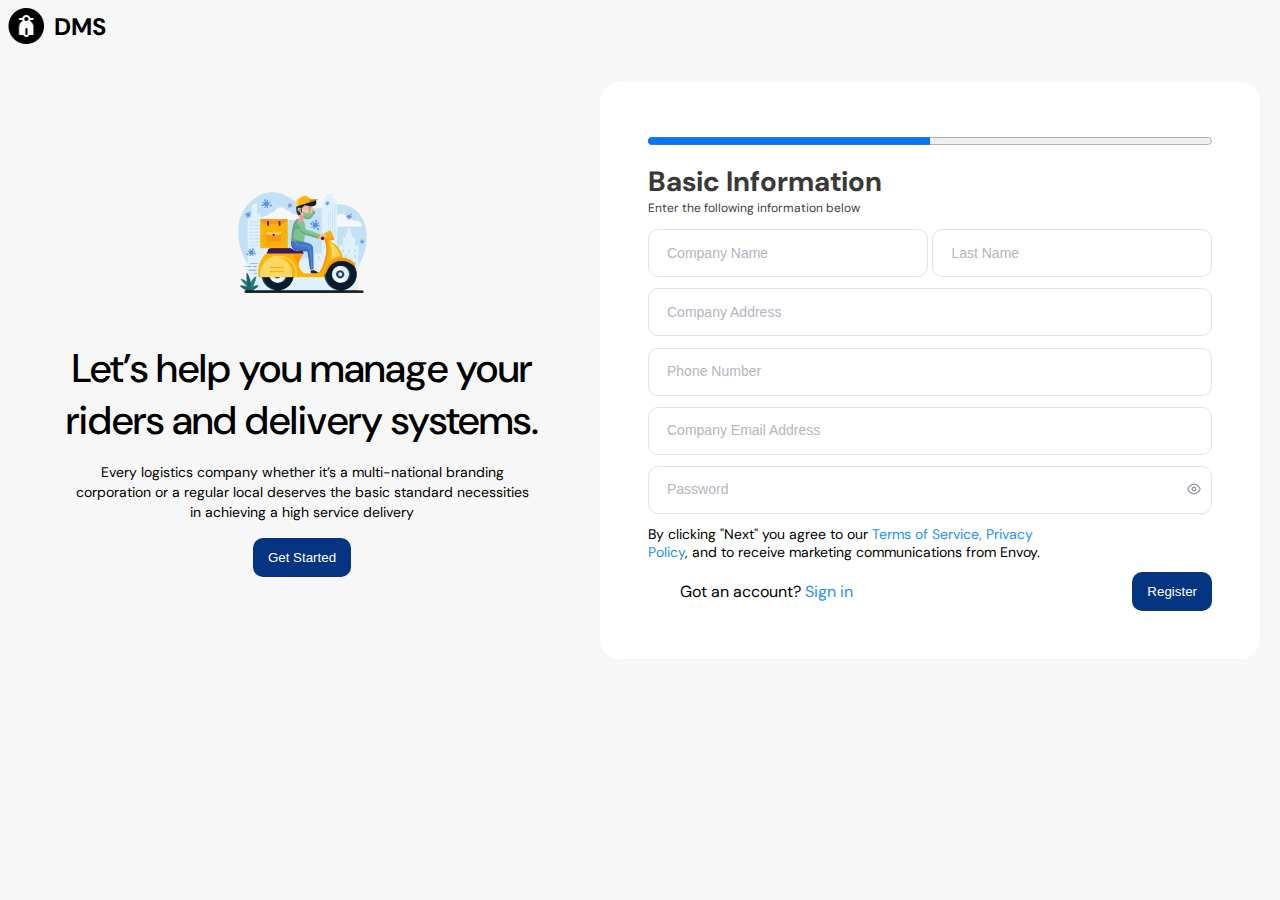
<file: index.html>
<!DOCTYPE html>
<html lang="en">
  <head>
    <meta charset="UTF-8" />
    <meta name="viewport" content="width=device-width, initial-scale=1.0" />
    <title>DMS</title>
    <link rel="shortcut icon" href="./images/logo.png" type="image/x-icon" />
    <link
      href="https://fonts.googleapis.com/css2?family=DM+Sans:ital,opsz,wght@0,9..40,100..1000;1,9..40,100..1000&display=swap"
      rel="stylesheet"
    />
    <link rel="stylesheet" href="./style.css" />
  </head>
  <body>
    <!-- header -->
    <header>
      <img class="header-img" src="./image/logo.png" alt="" />
      <h2 class="header-title">DMS</h2>
    </header>
    <!-- header -->

    <!-- hero -->
    <section class="hero-container">
      <section class="hero-left-content">
        <img src="./image/delivery-man.png" alt="" class="hero-img" />
        <h2 class="hero-title">
          Let’s help you manage your riders and delivery systems.
        </h2>
        <p class="hero-desc">
          Every logistics company whether it’s a multi-national branding
          corporation or a regular local deserves the basic standard necessities
          in achieving a high service delivery
        </p>
        <button class="hero-btn">Get Started</button>
      </section>
      <section class="hero-right-content">
        <progress max="100" value="50"></progress>
        <div class="form-info">
          <h2>Basic Information</h2>
          <p>Enter the following information below</p>
        </div>
        <form>
          <section class="input-wrapper two-input">
            <input
              type="text"
              class="input-field"
              required
              placeholder="Company Name"
            />
            <input
              type="text"
              class="input-field"
              required
              placeholder="Last Name"
            />
          </section>

          <section class="input-wrapper">
            <input
              type="text"
              class="input-field"
              required
              placeholder="Company Address"
            />
          </section>
          <section class="input-wrapper">
            <input
              type="tel"
              class="input-field"
              required
              placeholder="Phone Number"
            />
          </section>
          <section class="input-wrapper">
            <input
              type="email"
              class="input-field"
              required
              placeholder="Company Email Address"
            />
          </section>
          <section class="input-wrapper">
            <input
              type="password"
              class="input-field password"
              required
              placeholder="Password"
            />
            <img class="eye" src="./image/eye-open.png" alt="eye icon" />
          </section>
          <p class="terms-condition">
            By clicking "Next" you agree to our
            <a href="#" class="privacy">Terms of Service, Privacy Policy</a>,
            and to receive marketing communications from Envoy.
          </p>

          <section class="btn-container">
            <p>Got an account? <a href="./Login.html">Sign in</a></p>
            <button class="hero-btn">Register</button>
          </section>
        </form>
      </section>
    </section>
    <!-- hero -->
  </body>
</html>
</file>
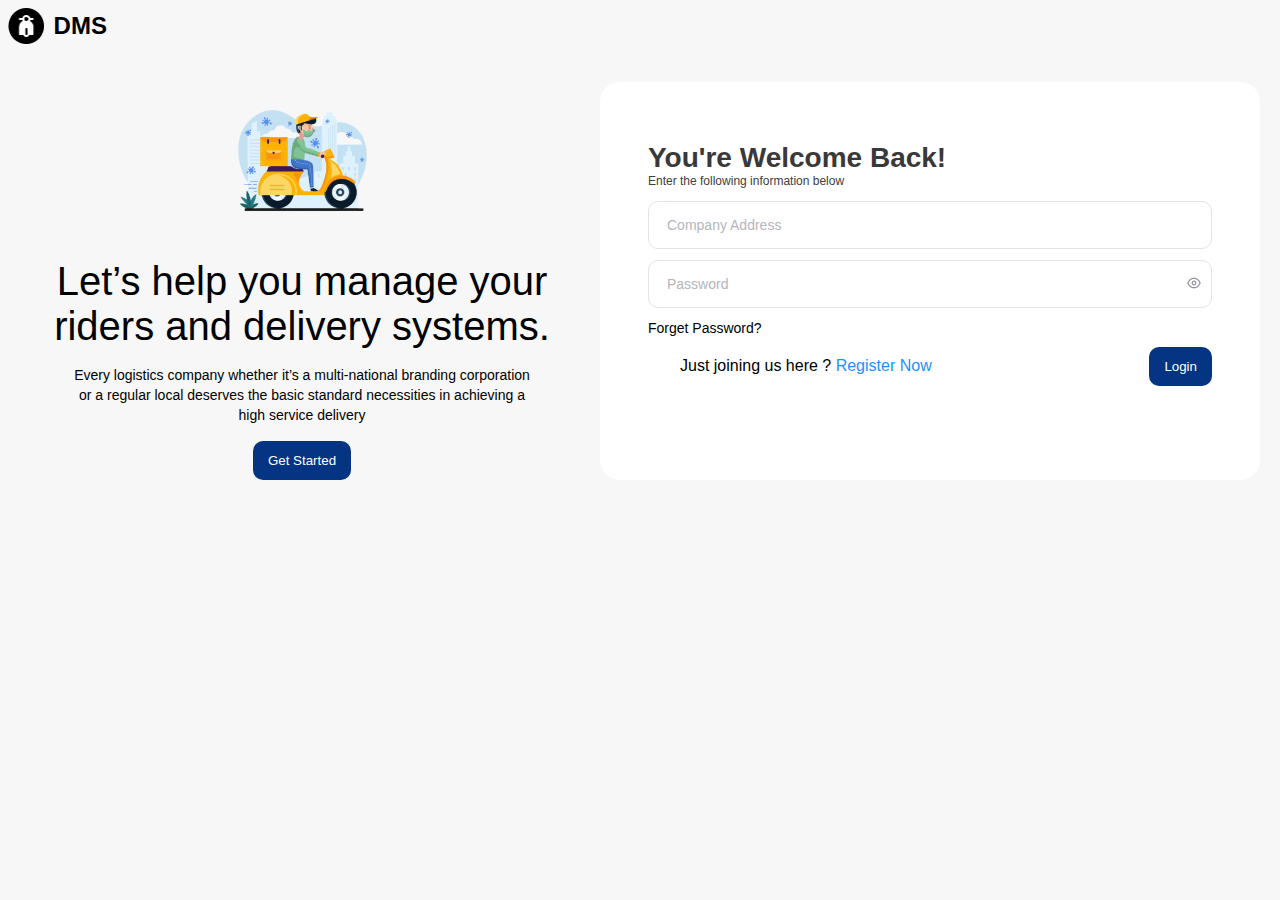
<file: Login.html>
<!DOCTYPE html>
<html lang="en">

<head>
  <meta charset="UTF-8">
  <meta name="viewport" content="width=device-width, initial-scale=1.0">
<link rel="stylesheet" href="./style.css">
  <title>Login page</title>
</head>

<body>
  <!-- header -->
  <header>
    <img class="header-img" src="./image/logo.png" alt="" />
    <h2 class="header-title">DMS</h2>
  </header>
  <!-- header -->

  <!-- hero -->
  <section class="hero-container">
    <section class="hero-left-content">
      <img src="./image/delivery-man.png" alt="" class="hero-img" />
      <h2 class="hero-title">
        Let’s help you manage your riders and delivery systems.
      </h2>
      <p class="hero-desc">
        Every logistics company whether it’s a multi-national branding
        corporation or a regular local deserves the basic standard necessities
        in achieving a high service delivery
      </p>
      <button class="hero-btn">Get Started</button>
    </section>
    <section class="hero-right-content">

      <div class="form-info">
        <h2>You're Welcome Back!</h2>
        <p>Enter the following information below</p>
      </div>
      <form>

        <section class="input-wrapper">
          <input type="text" class="input-field" required placeholder="Company Address" />
        </section>
        <section class="input-wrapper">
          <input type="password" class="input-field password" required placeholder="Password" />
          <img class="eye" src="./image/eye-open.png" alt="eye icon" />
        </section>
        <p class="terms-condition">
          Forget Password?
        </p>

        <section class="btn-container">
          <p>Just joining us here ? <a href="./index.html">Register Now</a></p>
          <button class="hero-btn"> <a href="#"></a>Login</button>
        </section>
      </form>
    </section>
  </section>
  <!-- hero -->
</body>

</html>
</file>
<file: style.css>
/* css reset */
* {
    margin: 0;
    padding: 0;
    box-sizing: border-box;
  }
  /* global styles */
  body {
    background-color: #f7f7f7;
    color: #000000;
    font-family: "DM Sans", sans-serif;
  }
  img {
    width: 100%;
    height: auto;
  }
  li {
    list-style: none;
  }
  a {
    text-decoration: none;
    color: inherit;
  }
  /* global styles end */
  
  /* header styles start */
  header {
    display: flex;
    align-items: center;
    gap: 0.6rem;
    padding: 8px;
  }
  .header-img {
    width: 36px;
    height: 36px;
  }
  .header-title {
    text-transform: uppercase;
  }
  /* header styles end */
  
  /* hero styles start */
  .hero-container {
    margin-top: 0.6rem;
    padding: 20px;
    display: flex;
    gap: 1rem;
  }
  .hero-left-content {
    flex: 1;
    text-align: center;
    /* margin: 0 auto; */
    display: flex;
    justify-content: center;
    align-items: center;
    flex-direction: column;
    gap: 1rem;
  }
  
  .hero-img {
    width: 157px;
    height: 157px;
  }
  .hero-title {
    font-size: 40px;
    font-weight: 500;
    margin-top: 0.3rem;
  }
  .hero-desc {
    font-size: 14px;
    font-weight: 400;
    line-height: 20px;
    max-width: 460px;
    margin: 0 auto;
  
    /* margin: .5rem 0; */
  }
  .hero-btn {
    padding: 12px 15px;
    color: #ffffff;
    border-radius: 10px;
    background-color: #053582;
    border: none;
    cursor: pointer;
    /* max-width: fit-content; */
  }
  .hero-right-content {
    flex: 1;
    padding: 48px;
    border-radius: 20px;
    background-color: #ffffff;
    position: relative;
  }
  form {
    display: flex;
    flex-direction: column;
    gap: 0.7rem;
  }
  progress {
    width: 100%;
  }
  .form-info {
    margin: 0.8rem 0;
  }
  .form-info h2 {
    color: #393939;
    font-size: 28px;
    font-weight: 700;
  }
  .form-info p {
    font-size: 12px;
    font-weight: 400;
    color: #404040;
  }
  /* .input-wrapper {
  } */
  .input-field {
    width: 100%;
    padding: 12px 18px;
    height: 48px;
    border: 1px solid #e2e2ea;
    border-radius: 10px;
  }
  .two-input {
    display: flex;
    gap: 0.3rem;
  }
  ::placeholder {
    font-size: 14px;
    font-weight: 400;
    color: #b5b5be;
    opacity: 1;
  }
  .input-wrapper {
    position: relative;
  }
  .eye {
    position: absolute;
    width: 16px;
    height: 16px;
    top: 15px;
    right: 10px;
    cursor: pointer;
  }
  .terms-condition {
    font-size: 14px;
    font-weight: 400;
    max-width: 400px;
    letter-spacing: 0.3%;
  }
  .privacy {
    color: dodgerblue;
  }
  .btn-container {
    display: flex;
    justify-content: space-between;
    align-items: center;
  }
  .btn-container p {
    margin-left: 2rem;
  }
  .btn-container p > a {
    color: dodgerblue;
  }
  /* hero styles end */
  
  /* media queries */
  @media (max-width: 920px) {
    .hero-container {
      flex-direction: column;
    }
  }
  @media (max-width: 600px) {
    header {
      justify-content: center;
      margin-top: 1.2rem;
    }
    .hero-title {
      font-size: 20px;
    }
    .two-input {
      flex-direction: column;
    }
    .hero-right-content {
      padding: 20px;
    }
  }
  @media (max-width: 400px) {
    .hero-btn{
      width: 100%;
      margin-top: .9rem;
    }
    .btn-container {
      flex-direction: column;
    }
  }
</file>
